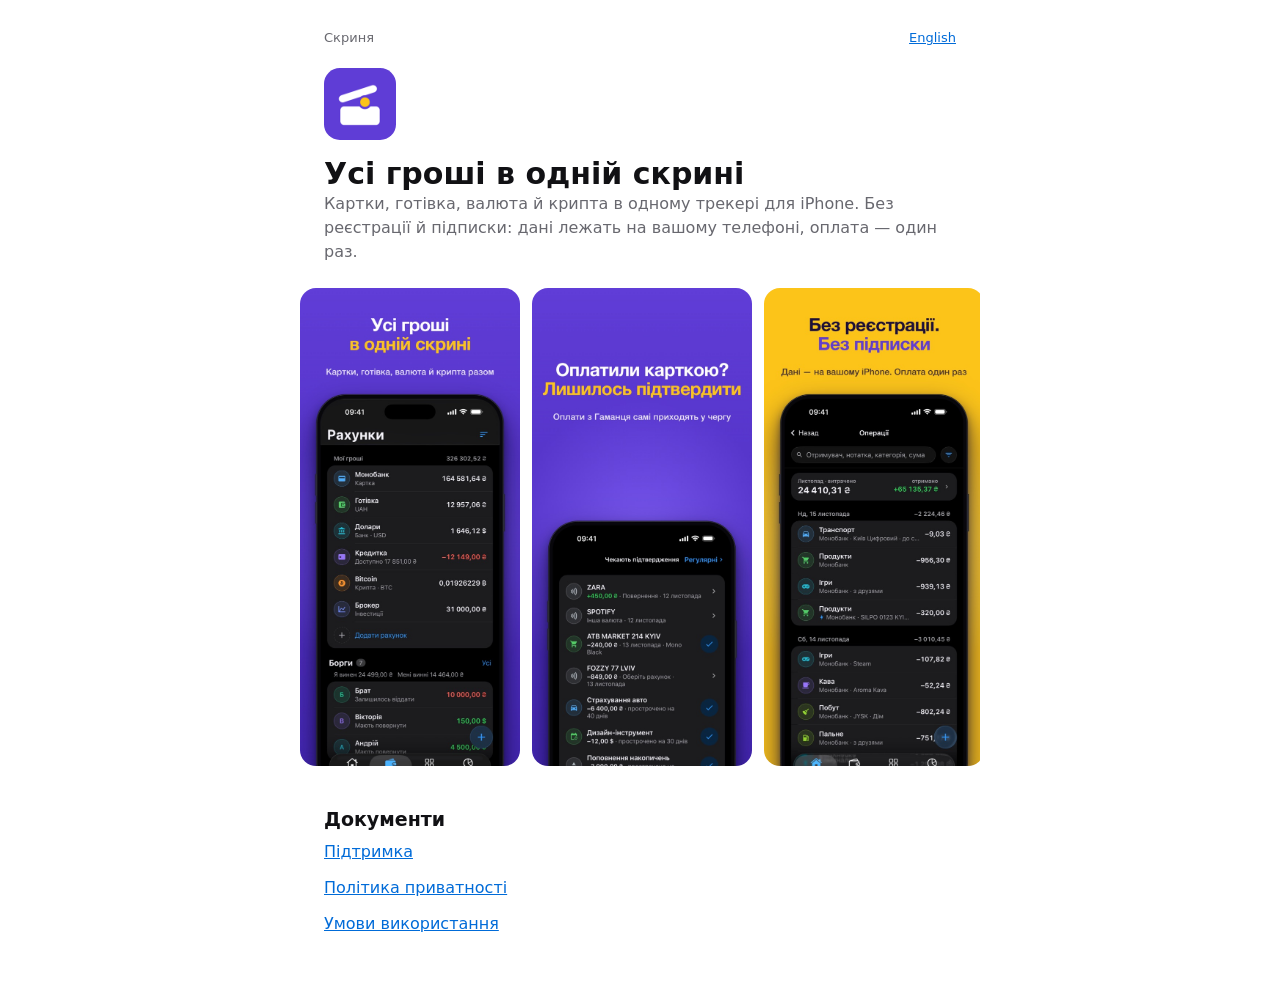
<file: index.html>
<!doctype html>
<html lang="uk">
  <head>
    <meta charset="utf-8" />
    <meta name="viewport" content="width=device-width, initial-scale=1" />
    <title>Скриня — усі гроші в одній скрині</title>
    <meta name="description" content="Картки, готівка, валюта й крипта в одному трекері для iPhone. Без реєстрації й підписки." />
    <!-- Прев'ю посилання в месенджерах: Open Graph вимагає абсолютну адресу картинки. -->
    <meta property="og:title" content="Скриня — усі гроші в одній скрині" />
    <meta property="og:description" content="Картки, готівка, валюта й крипта в одному трекері для iPhone. Без реєстрації й підписки." />
    <meta property="og:image" content="https://exc1usive.github.io/skrinya-site/img/og-uk.png" />
    <meta name="twitter:card" content="summary_large_image" />
    <link rel="icon" href="img/icon.png" />
    <link rel="stylesheet" href="style.css" />
  </head>
  <body>
    <main>
      <div class="top">
        <span>Скриня</span>
        <a href="en/index.html" lang="en">English</a>
      </div>
      <div class="hero">
        <img src="img/icon.png" alt="" width="72" height="72" />
        <h1>Усі гроші в одній скрині</h1>
        <p>Картки, готівка, валюта й крипта в одному трекері для iPhone. Без реєстрації й підписки: дані лежать на вашому телефоні, оплата — один раз.</p>
      </div>

      <div class="shots">
        <img src="img/uk-1.jpg" alt="Рахунки: загальна сума в гривні, рахунки в різних валютах і крипті, борги" loading="lazy" />
        <img src="img/uk-2.jpg" alt="Оплати карткою з Гаманця чекають підтвердження в черзі" loading="lazy" />
        <img src="img/uk-3.jpg" alt="Без реєстрації й без підписки: список операцій" loading="lazy" />
        <img src="img/uk-4.jpg" alt="Статистика місяця: дохід, витрати, заощадження й кільце категорій" loading="lazy" />
        <img src="img/uk-5.jpg" alt="Категорії витрат із сумами за місяць" loading="lazy" />
        <img src="img/uk-6.jpg" alt="Регулярні платежі й підписки з нагадуваннями" loading="lazy" />
      </div>

      <h2>Документи</h2>
      <p><a href="support.html">Підтримка</a></p>
      <p><a href="privacy.html">Політика приватності</a></p>
      <p><a href="terms.html">Умови використання</a></p>
    </main>
  </body>
</html>
</file>
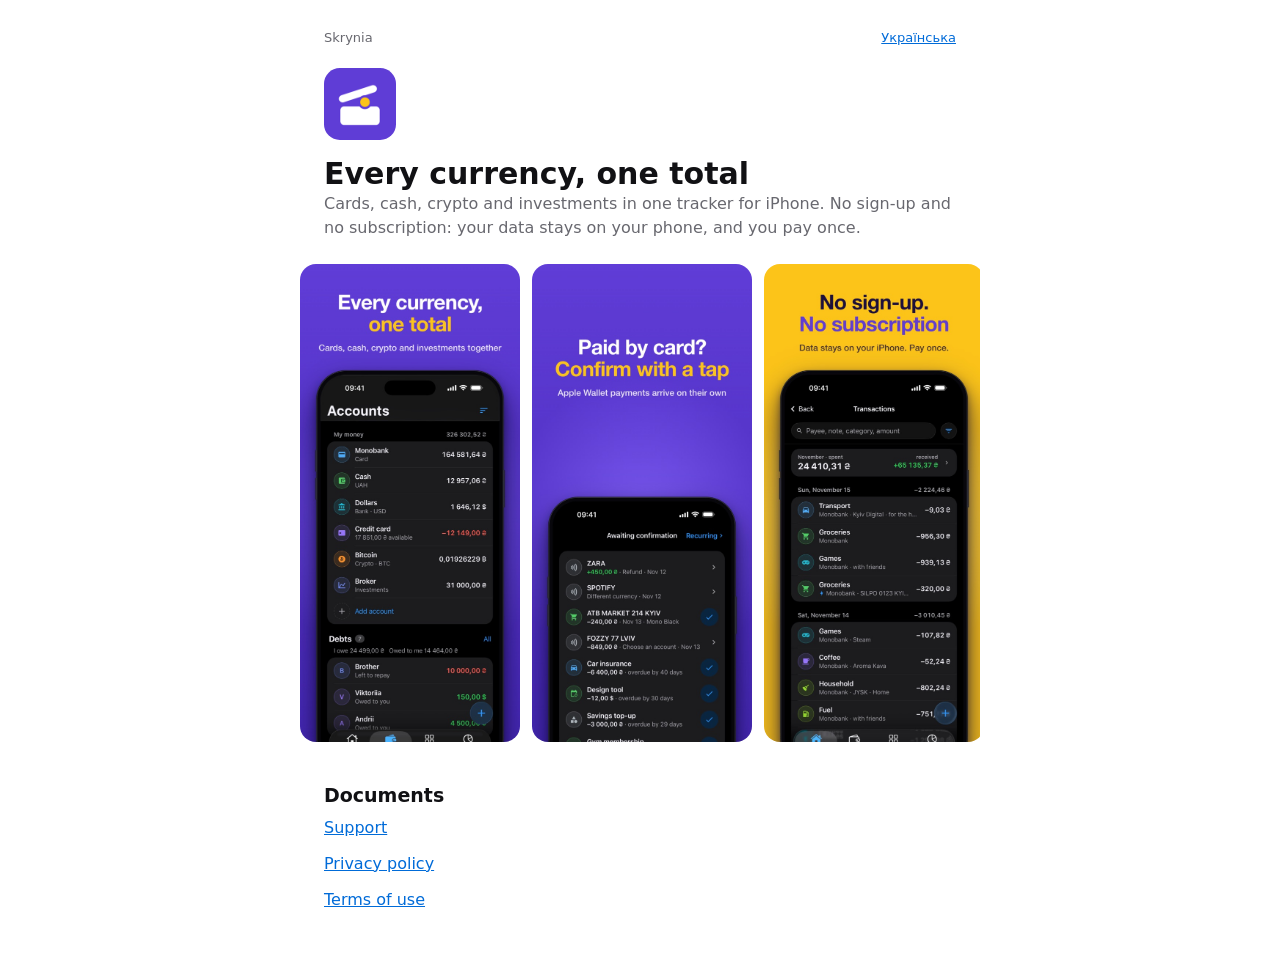
<file: en/index.html>
<!doctype html>
<html lang="en">
  <head>
    <meta charset="utf-8" />
    <meta name="viewport" content="width=device-width, initial-scale=1" />
    <title>Skrynia — every currency, one total</title>
    <meta name="description" content="Cards, cash, crypto and investments in one tracker for iPhone. No sign-up, no subscription." />
    <meta property="og:title" content="Skrynia — every currency, one total" />
    <meta property="og:description" content="Cards, cash, crypto and investments in one tracker for iPhone. No sign-up, no subscription." />
    <meta property="og:image" content="https://exc1usive.github.io/skrinya-site/img/og-en.png" />
    <meta name="twitter:card" content="summary_large_image" />
    <link rel="icon" href="../img/icon.png" />
    <link rel="stylesheet" href="../style.css" />
  </head>
  <body>
    <main>
      <div class="top">
        <span>Skrynia</span>
        <a href="../index.html" lang="uk">Українська</a>
      </div>
      <div class="hero">
        <img src="../img/icon.png" alt="" width="72" height="72" />
        <h1>Every currency, one total</h1>
        <p>Cards, cash, crypto and investments in one tracker for iPhone. No sign-up and no subscription: your data stays on your phone, and you pay once.</p>
      </div>

      <div class="shots">
        <img src="../img/en-1.jpg" alt="Accounts: total in one currency, accounts in different currencies and crypto, debts" loading="lazy" />
        <img src="../img/en-2.jpg" alt="Apple Wallet card payments waiting for confirmation" loading="lazy" />
        <img src="../img/en-3.jpg" alt="No sign-up, no subscription: the transactions list" loading="lazy" />
        <img src="../img/en-4.jpg" alt="Monthly statistics: income, spending, savings and a category ring" loading="lazy" />
        <img src="../img/en-5.jpg" alt="Spending categories with monthly totals" loading="lazy" />
        <img src="../img/en-6.jpg" alt="Recurring payments and subscriptions with reminders" loading="lazy" />
      </div>

      <h2>Documents</h2>
      <p><a href="support.html">Support</a></p>
      <p><a href="privacy.html">Privacy policy</a></p>
      <p><a href="terms.html">Terms of use</a></p>
    </main>
  </body>
</html>
</file>
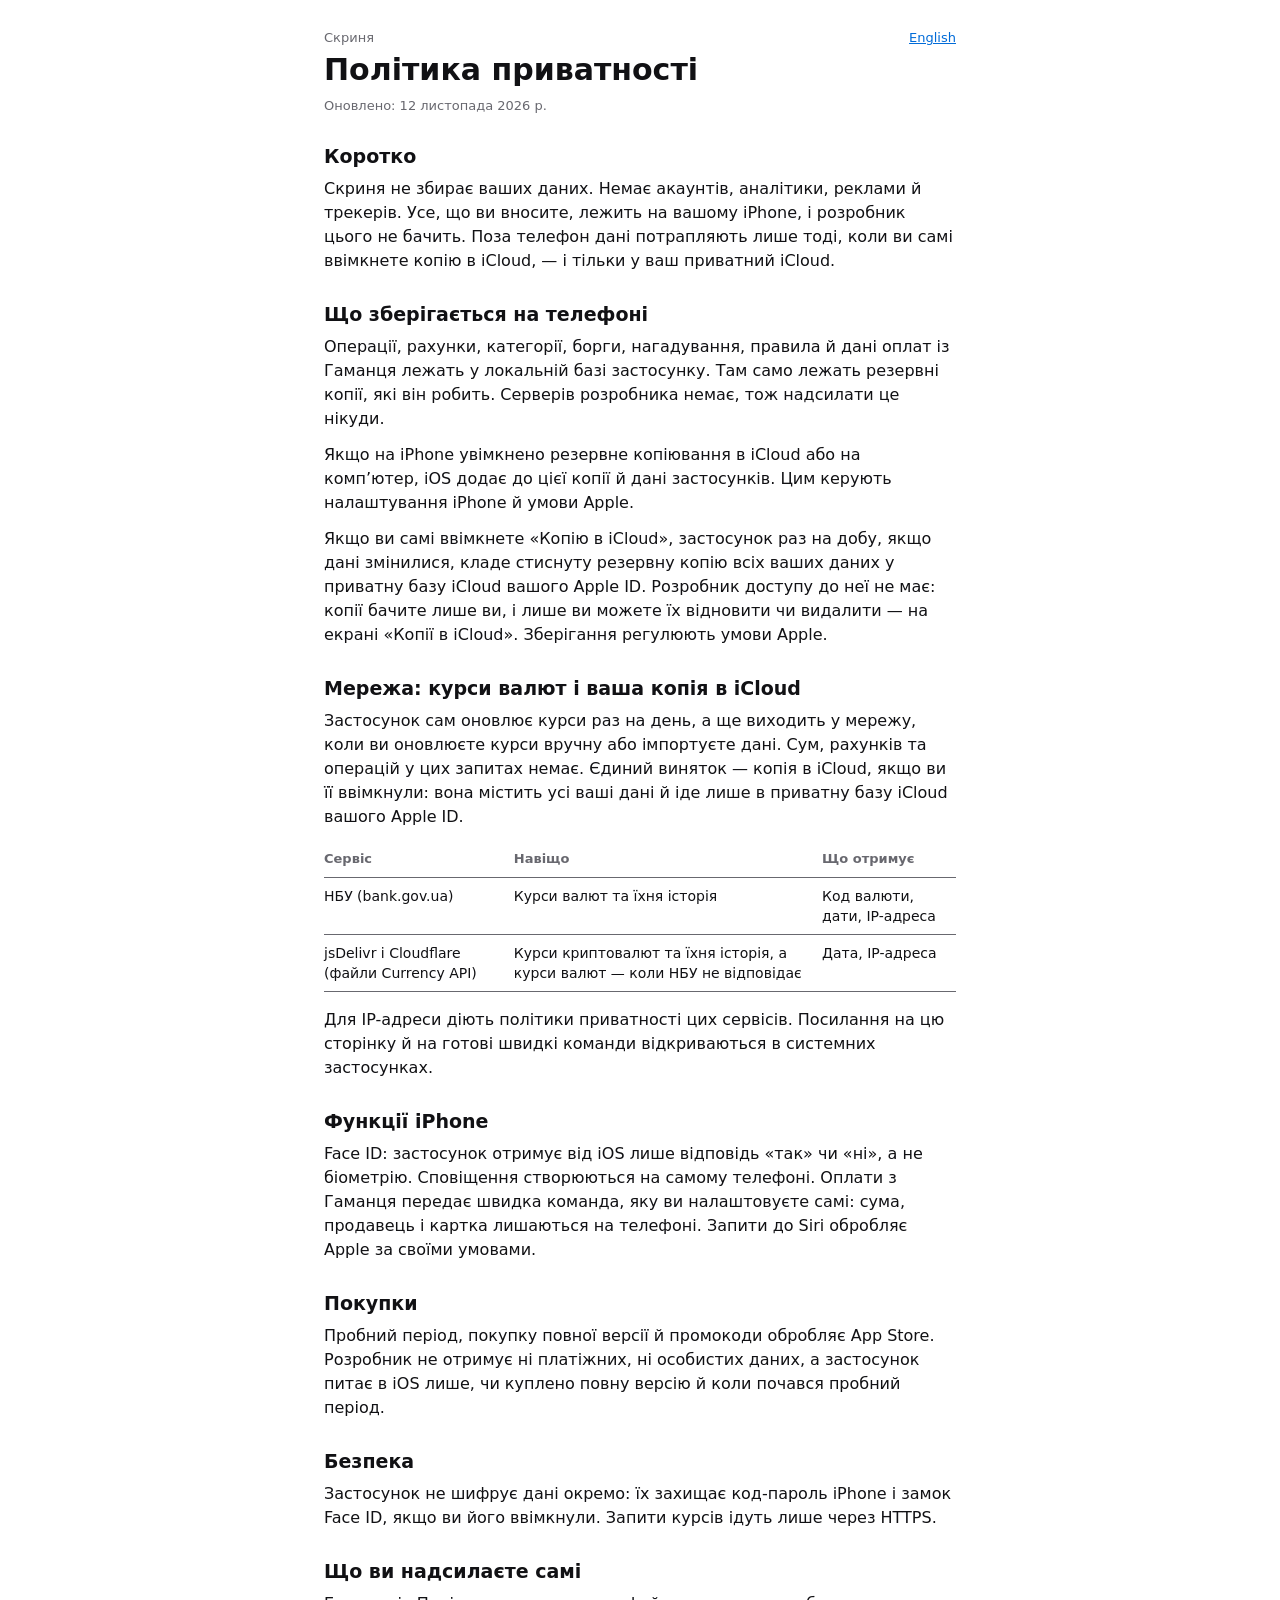
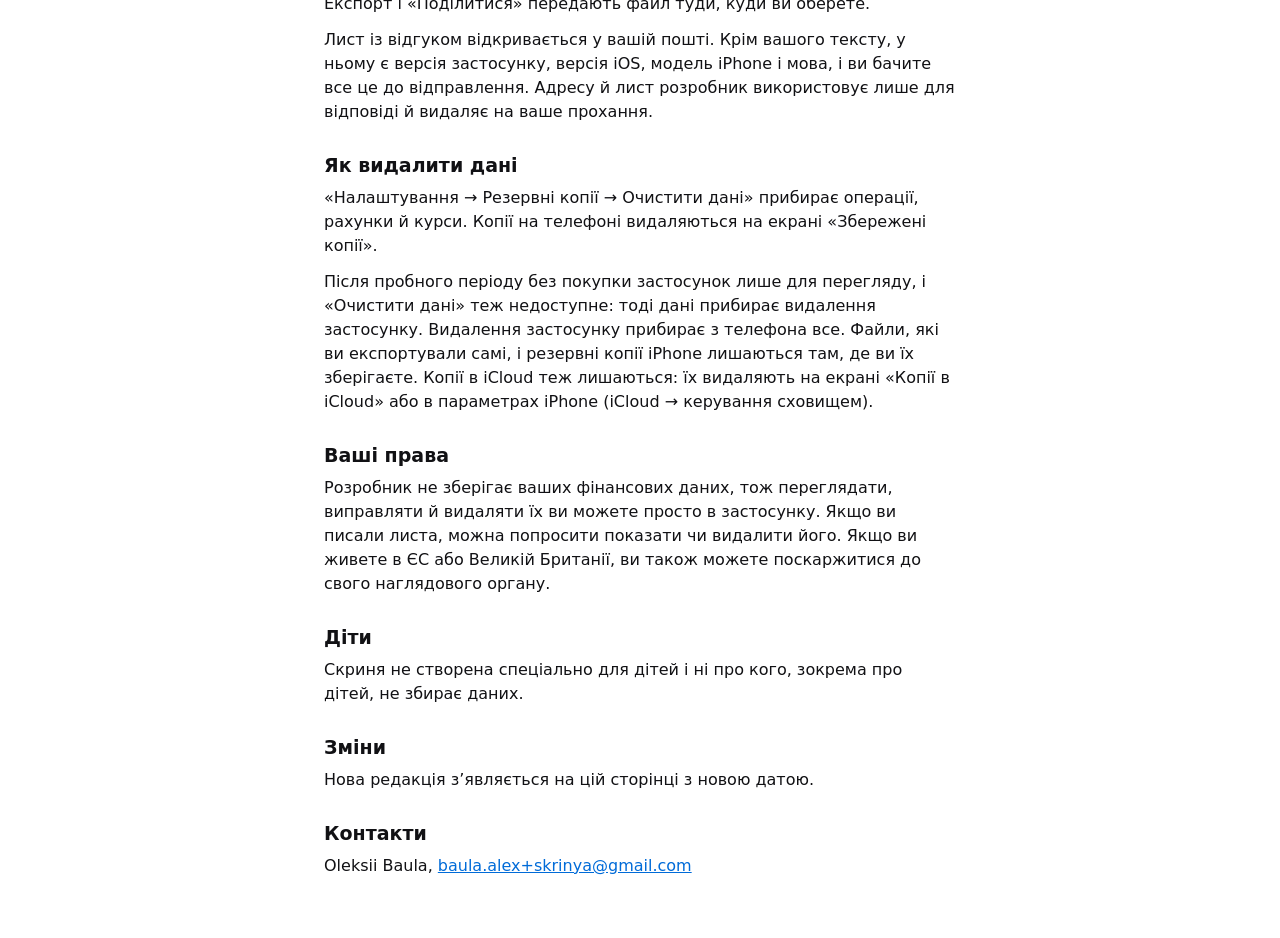
<file: privacy.html>
<!doctype html>
<html lang="uk">
  <head>
    <meta charset="utf-8" />
    <meta name="viewport" content="width=device-width, initial-scale=1" />
    <title>Політика приватності — Скриня</title>
    <link rel="stylesheet" href="style.css" />
  </head>
  <body>
    <main>
      <div class="top">
        <span>Скриня</span>
        <a href="en/privacy.html" lang="en">English</a>
      </div>
      <h1>Політика приватності</h1>
      <p class="updated">Оновлено: 12 листопада 2026 р.</p>

      <h2>Коротко</h2>
      <p>
        Скриня не збирає ваших даних. Немає акаунтів, аналітики, реклами й трекерів. Усе, що ви вносите, лежить на вашому
        iPhone, і розробник цього не бачить. Поза телефон дані потрапляють лише тоді, коли ви самі ввімкнете копію в
        iCloud, — і тільки у ваш приватний iCloud.
      </p>

      <h2>Що зберігається на телефоні</h2>
      <p>
        Операції, рахунки, категорії, борги, нагадування, правила й дані оплат із Гаманця лежать у локальній базі
        застосунку. Там само лежать резервні копії, які він робить. Серверів розробника немає, тож надсилати це нікуди.
      </p>
      <p>
        Якщо на iPhone увімкнено резервне копіювання в iCloud або на комп’ютер, iOS додає до цієї копії й дані застосунків.
        Цим керують налаштування iPhone й умови Apple.
      </p>
      <p>
        Якщо ви самі ввімкнете «Копію в iCloud», застосунок раз на добу, якщо дані змінилися, кладе стиснуту резервну копію всіх ваших даних у приватну базу
        iCloud вашого Apple ID. Розробник доступу до неї не має: копії бачите лише ви, і лише ви можете їх відновити чи
        видалити — на екрані «Копії в iCloud». Зберігання регулюють умови Apple.
      </p>

      <h2>Мережа: курси валют і ваша копія в iCloud</h2>
      <p>
        Застосунок сам оновлює курси раз на день, а ще виходить у мережу, коли ви оновлюєте курси вручну або імпортуєте
        дані. Сум, рахунків та операцій у цих запитах немає. Єдиний виняток — копія в iCloud, якщо ви її ввімкнули: вона
        містить усі ваші дані й іде лише в приватну базу iCloud вашого Apple ID.
      </p>
      <table>
        <thead>
          <tr>
            <th scope="col">Сервіс</th>
            <th scope="col">Навіщо</th>
            <th scope="col">Що отримує</th>
          </tr>
        </thead>
        <tbody>
          <tr>
            <td>НБУ (bank.gov.ua)</td>
            <td>Курси валют та їхня історія</td>
            <td>Код валюти, дати, IP-адреса</td>
          </tr>
          <tr>
            <td>jsDelivr і Cloudflare (файли Currency API)</td>
            <td>Курси криптовалют та їхня історія, а курси валют — коли НБУ не відповідає</td>
            <td>Дата, IP-адреса</td>
          </tr>
        </tbody>
      </table>
      <p>
        Для IP-адреси діють політики приватності цих сервісів. Посилання на цю сторінку й на готові швидкі команди
        відкриваються в системних застосунках.
      </p>

      <h2>Функції iPhone</h2>
      <p>
        Face ID: застосунок отримує від iOS лише відповідь «так» чи «ні», а не біометрію. Сповіщення створюються на самому
        телефоні. Оплати з Гаманця передає швидка команда, яку ви налаштовуєте самі: сума, продавець і картка лишаються на
        телефоні. Запити до Siri обробляє Apple за своїми умовами.
      </p>

      <h2>Покупки</h2>
      <p>
        Пробний період, покупку повної версії й промокоди обробляє App Store. Розробник не отримує ні платіжних, ні
        особистих даних, а застосунок питає в iOS лише, чи куплено повну версію й коли почався пробний період.
      </p>

      <h2>Безпека</h2>
      <p>
        Застосунок не шифрує дані окремо: їх захищає код-пароль iPhone і замок Face ID, якщо ви його ввімкнули. Запити курсів
        ідуть лише через HTTPS.
      </p>

      <h2>Що ви надсилаєте самі</h2>
      <p>Експорт і «Поділитися» передають файл туди, куди ви оберете.</p>
      <p>
        Лист із відгуком відкривається у вашій пошті. Крім вашого тексту, у ньому є версія застосунку, версія iOS, модель
        iPhone і мова, і ви бачите все це до відправлення. Адресу й лист розробник використовує лише для відповіді й видаляє
        на ваше прохання.
      </p>

      <h2>Як видалити дані</h2>
      <p>
        «Налаштування → Резервні копії → Очистити дані» прибирає операції, рахунки й курси. Копії на телефоні видаляються на
        екрані «Збережені копії».
      </p>
      <p>
        Після пробного періоду без покупки застосунок лише для перегляду, і «Очистити дані» теж недоступне: тоді дані
        прибирає видалення застосунку. Видалення застосунку прибирає з телефона все. Файли, які ви експортували самі, і резервні копії iPhone лишаються там,
        де ви їх зберігаєте. Копії в iCloud теж лишаються: їх видаляють на екрані «Копії в iCloud» або в параметрах
        iPhone (iCloud → керування сховищем).
      </p>

      <h2>Ваші права</h2>
      <p>
        Розробник не зберігає ваших фінансових даних, тож переглядати, виправляти й видаляти їх ви можете просто в
        застосунку. Якщо ви писали листа, можна попросити показати чи видалити його. Якщо ви живете в ЄС або Великій
        Британії, ви також можете поскаржитися до свого наглядового органу.
      </p>

      <h2>Діти</h2>
      <p>Скриня не створена спеціально для дітей і ні про кого, зокрема про дітей, не збирає даних.</p>

      <h2>Зміни</h2>
      <p>Нова редакція з’являється на цій сторінці з новою датою.</p>

      <h2>Контакти</h2>
      <p>Oleksii Baula, <a href="mailto:baula.alex+skrinya@gmail.com">baula.alex+skrinya@gmail.com</a></p>
    </main>
  </body>
</html>
</file>
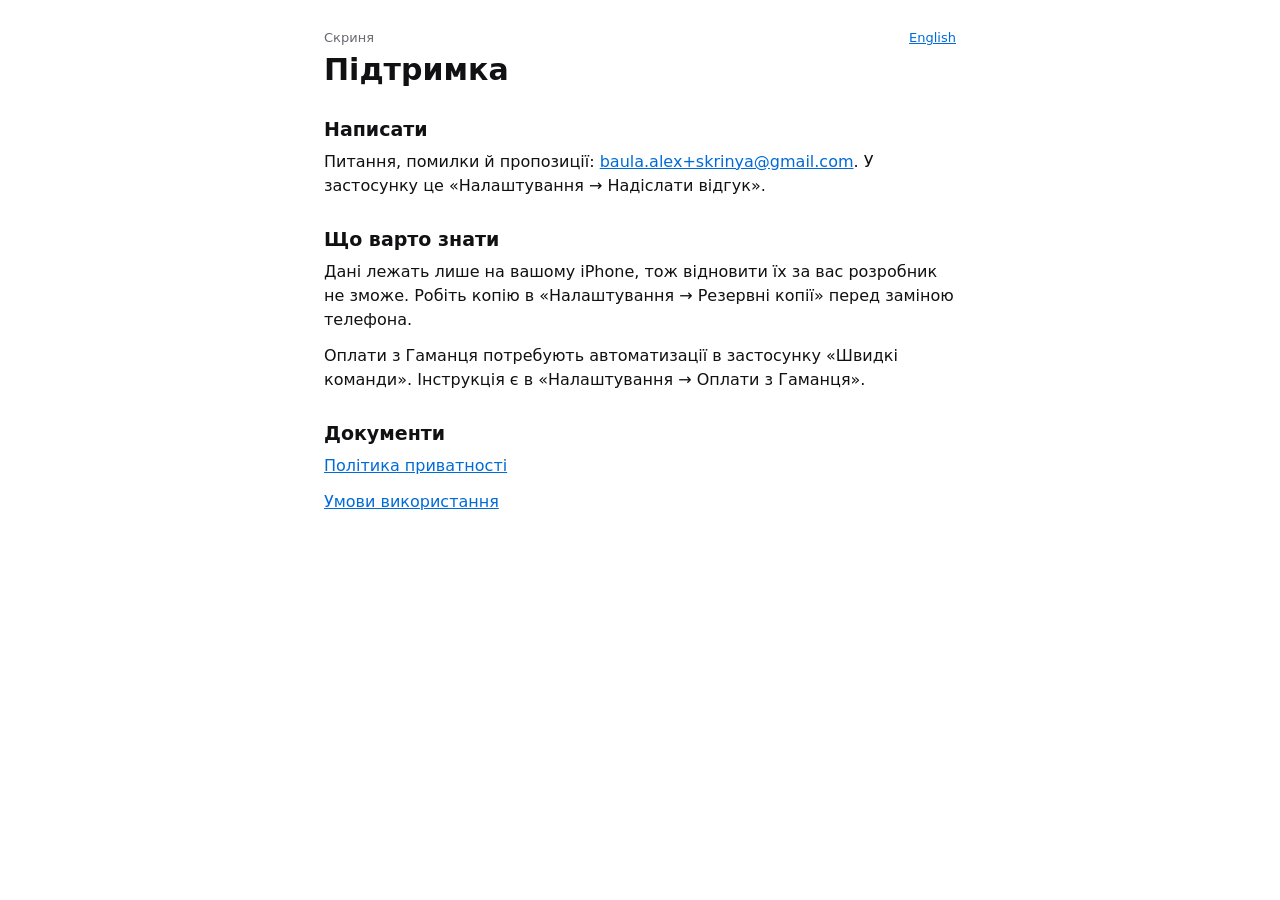
<file: support.html>
<!doctype html>
<html lang="uk">
  <head>
    <meta charset="utf-8" />
    <meta name="viewport" content="width=device-width, initial-scale=1" />
    <title>Підтримка — Скриня</title>
    <link rel="stylesheet" href="style.css" />
  </head>
  <body>
    <main>
      <div class="top">
        <span>Скриня</span>
        <a href="en/support.html" lang="en">English</a>
      </div>
      <h1>Підтримка</h1>

      <h2>Написати</h2>
      <p>
        Питання, помилки й пропозиції:
        <a href="mailto:baula.alex+skrinya@gmail.com">baula.alex+skrinya@gmail.com</a>. У застосунку це «Налаштування →
        Надіслати відгук».
      </p>

      <h2>Що варто знати</h2>
      <p>
        Дані лежать лише на вашому iPhone, тож відновити їх за вас розробник не зможе. Робіть копію в «Налаштування →
        Резервні копії» перед заміною телефона.
      </p>
      <p>
        Оплати з Гаманця потребують автоматизації в застосунку «Швидкі команди». Інструкція є в «Налаштування → Оплати з Гаманця».
      </p>

      <h2>Документи</h2>
      <p><a href="privacy.html">Політика приватності</a></p>
      <p><a href="terms.html">Умови використання</a></p>
    </main>
  </body>
</html>
</file>
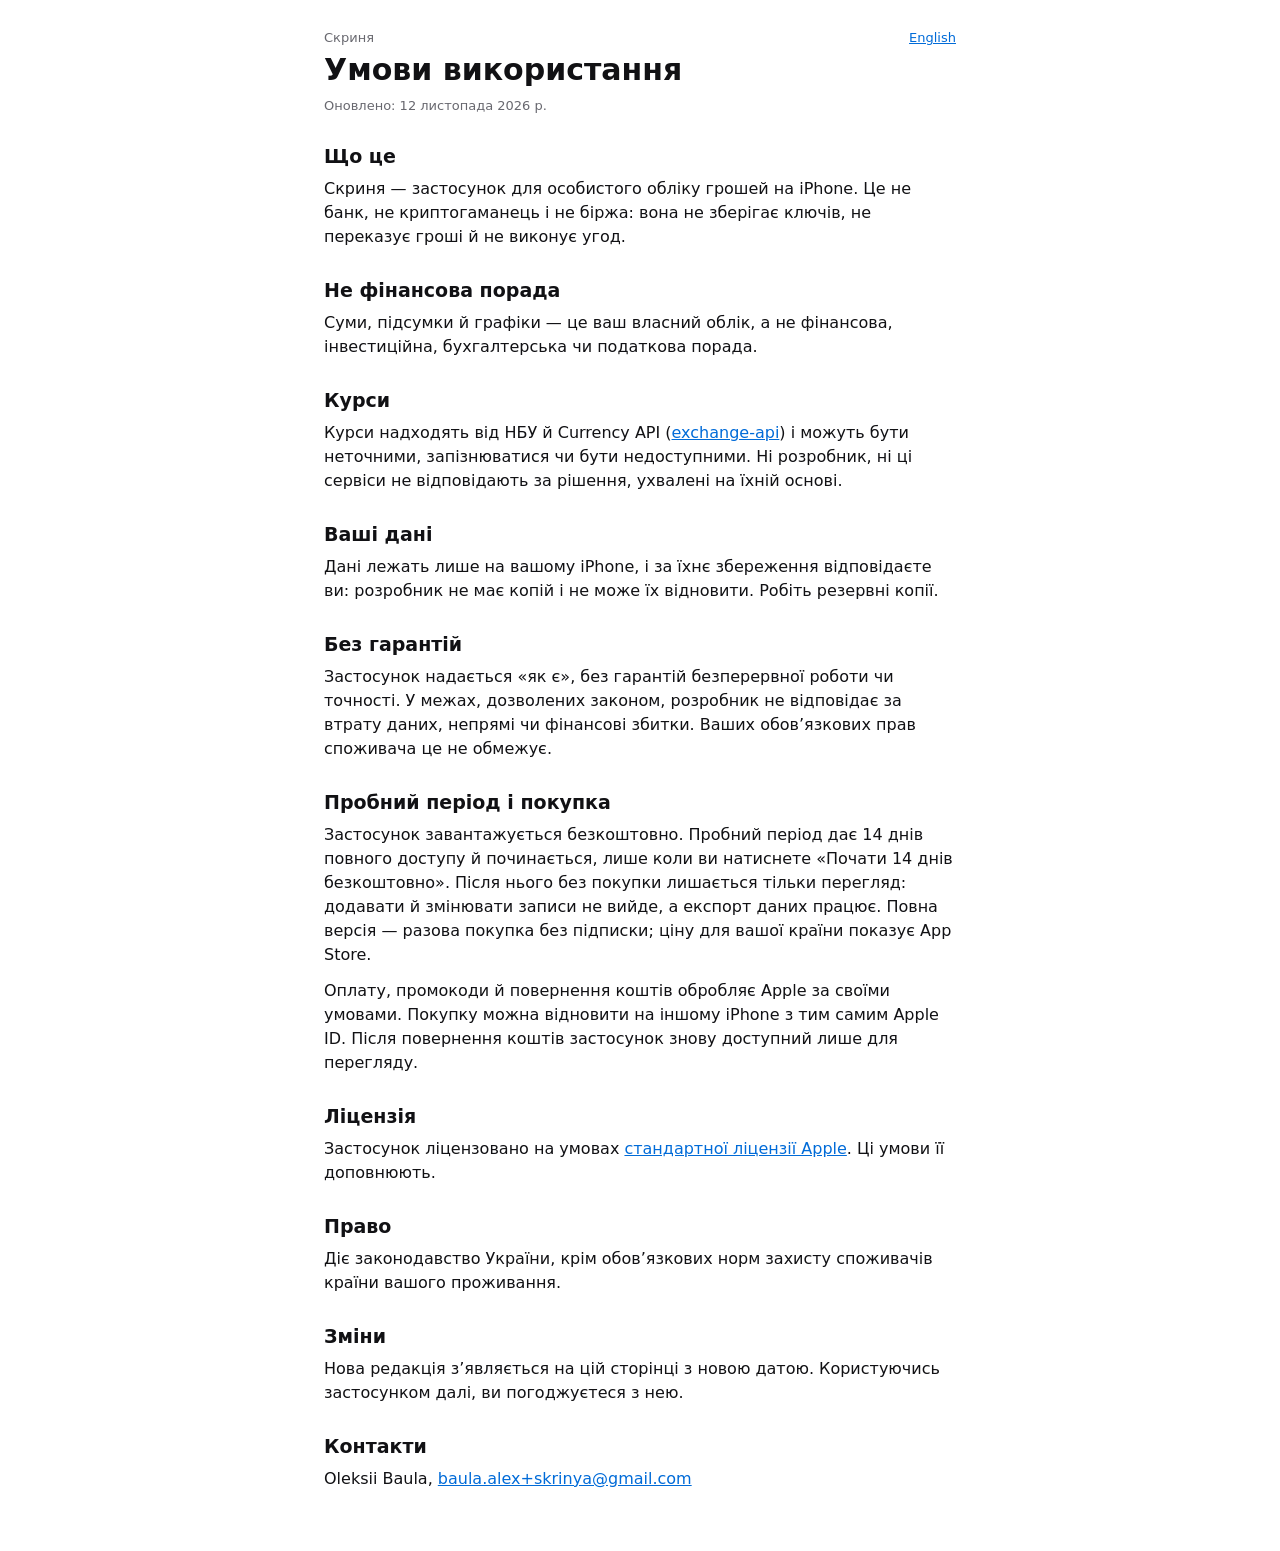
<file: terms.html>
<!doctype html>
<html lang="uk">
  <head>
    <meta charset="utf-8" />
    <meta name="viewport" content="width=device-width, initial-scale=1" />
    <title>Умови використання — Скриня</title>
    <link rel="stylesheet" href="style.css" />
  </head>
  <body>
    <main>
      <div class="top">
        <span>Скриня</span>
        <a href="en/terms.html" lang="en">English</a>
      </div>
      <h1>Умови використання</h1>
      <p class="updated">Оновлено: 12 листопада 2026 р.</p>

      <h2>Що це</h2>
      <p>
        Скриня — застосунок для особистого обліку грошей на iPhone. Це не банк, не криптогаманець і не біржа: вона не зберігає
        ключів, не переказує гроші й не виконує угод.
      </p>

      <h2>Не фінансова порада</h2>
      <p>Суми, підсумки й графіки — це ваш власний облік, а не фінансова, інвестиційна, бухгалтерська чи податкова порада.</p>

      <h2>Курси</h2>
      <p>
        Курси надходять від НБУ й Currency API (<a href="https://github.com/fawazahmed0/exchange-api">exchange-api</a>)
        і можуть бути неточними, запізнюватися чи бути недоступними. Ні розробник, ні ці сервіси не відповідають за
        рішення, ухвалені на їхній основі.
      </p>

      <h2>Ваші дані</h2>
      <p>
        Дані лежать лише на вашому iPhone, і за їхнє збереження відповідаєте ви: розробник не має копій і не може їх
        відновити. Робіть резервні копії.
      </p>

      <h2>Без гарантій</h2>
      <p>
        Застосунок надається «як є», без гарантій безперервної роботи чи точності. У межах, дозволених законом, розробник не
        відповідає за втрату даних, непрямі чи фінансові збитки. Ваших обов’язкових прав споживача це не обмежує.
      </p>

      <h2>Пробний період і покупка</h2>
      <p>
        Застосунок завантажується безкоштовно. Пробний період дає 14 днів повного доступу й починається, лише коли ви
        натиснете «Почати 14 днів безкоштовно». Після нього без покупки лишається тільки перегляд: додавати й змінювати
        записи не вийде, а експорт даних працює. Повна версія — разова покупка без підписки; ціну для вашої країни показує
        App Store.
      </p>
      <p>
        Оплату, промокоди й повернення коштів обробляє Apple за своїми умовами. Покупку можна відновити на іншому iPhone з
        тим самим Apple ID. Після повернення коштів застосунок знову доступний лише для перегляду.
      </p>

      <h2>Ліцензія</h2>
      <p>
        Застосунок ліцензовано на умовах
        <a href="https://www.apple.com/legal/internet-services/itunes/dev/stdeula/">стандартної ліцензії Apple</a>. Ці умови її
        доповнюють.
      </p>

      <h2>Право</h2>
      <p>Діє законодавство України, крім обов’язкових норм захисту споживачів країни вашого проживання.</p>

      <h2>Зміни</h2>
      <p>Нова редакція з’являється на цій сторінці з новою датою. Користуючись застосунком далі, ви погоджуєтеся з нею.</p>

      <h2>Контакти</h2>
      <p>Oleksii Baula, <a href="mailto:baula.alex+skrinya@gmail.com">baula.alex+skrinya@gmail.com</a></p>
    </main>
  </body>
</html>
</file>
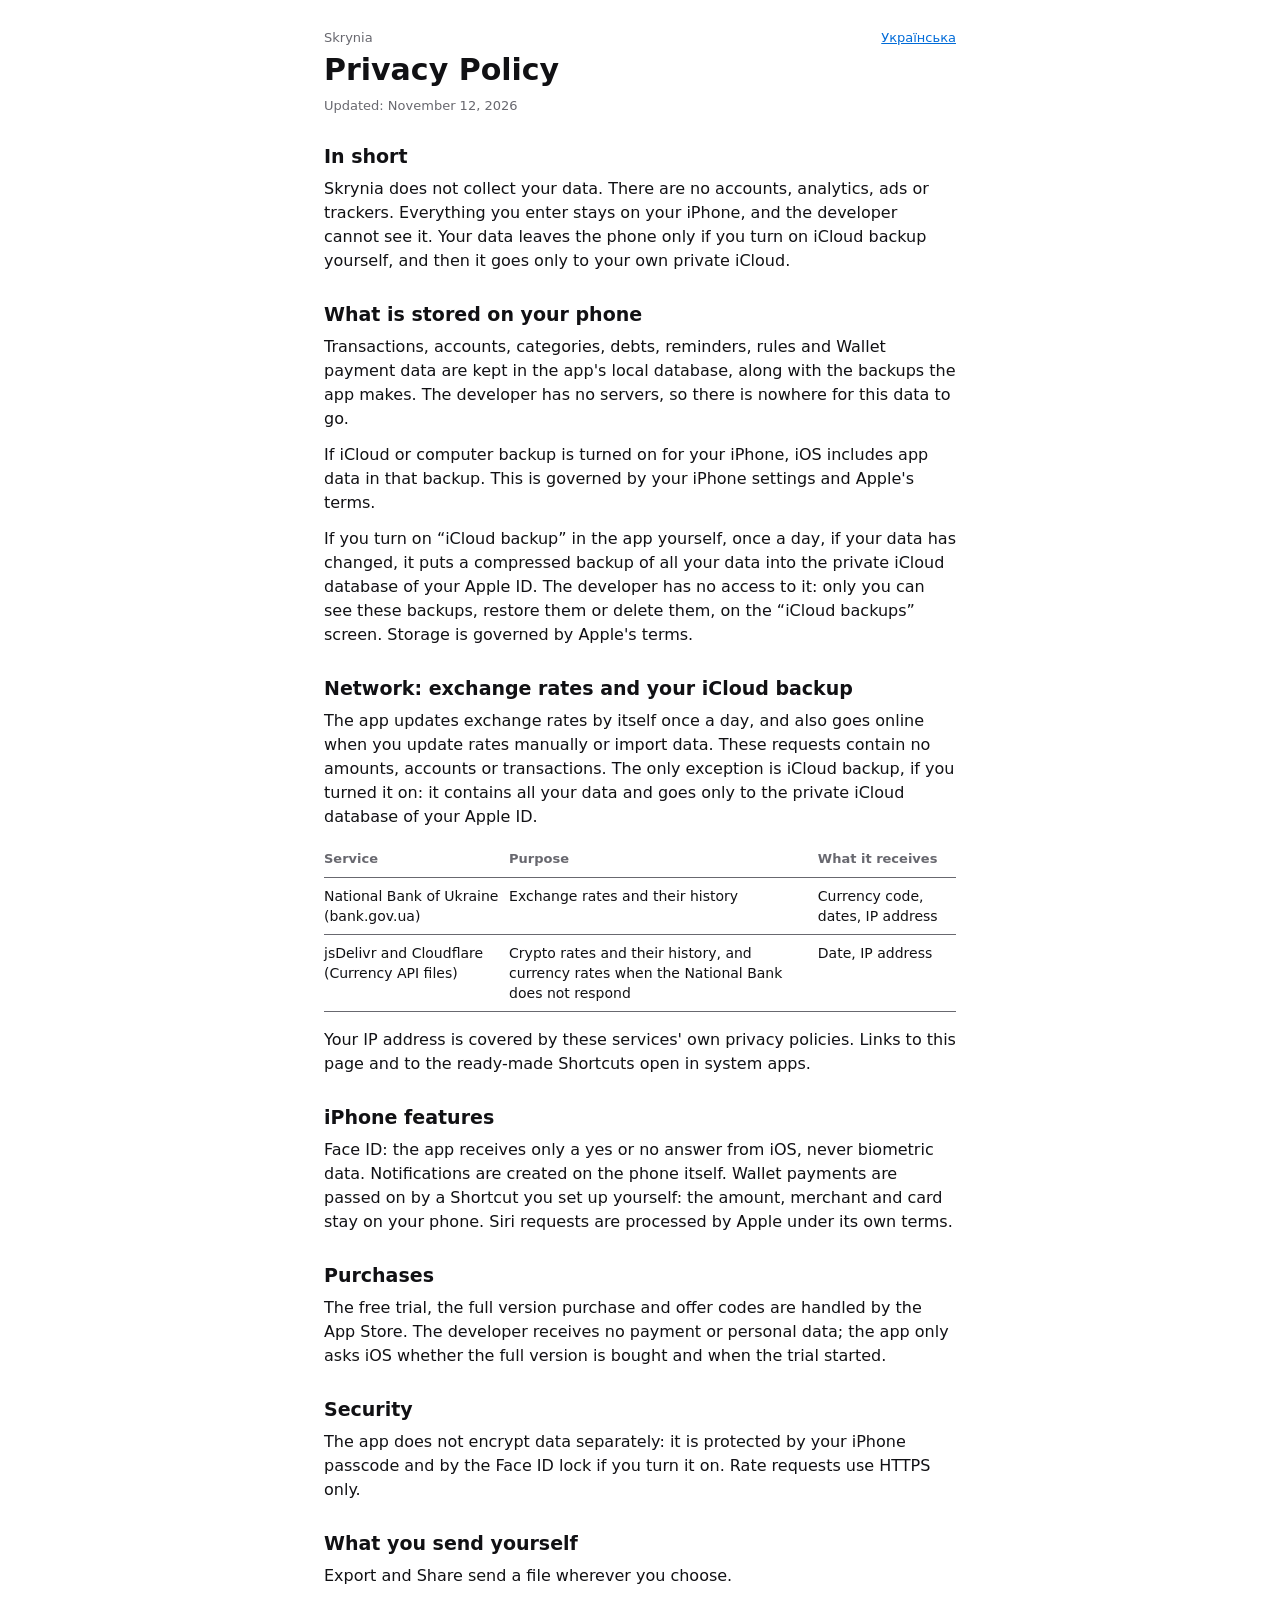
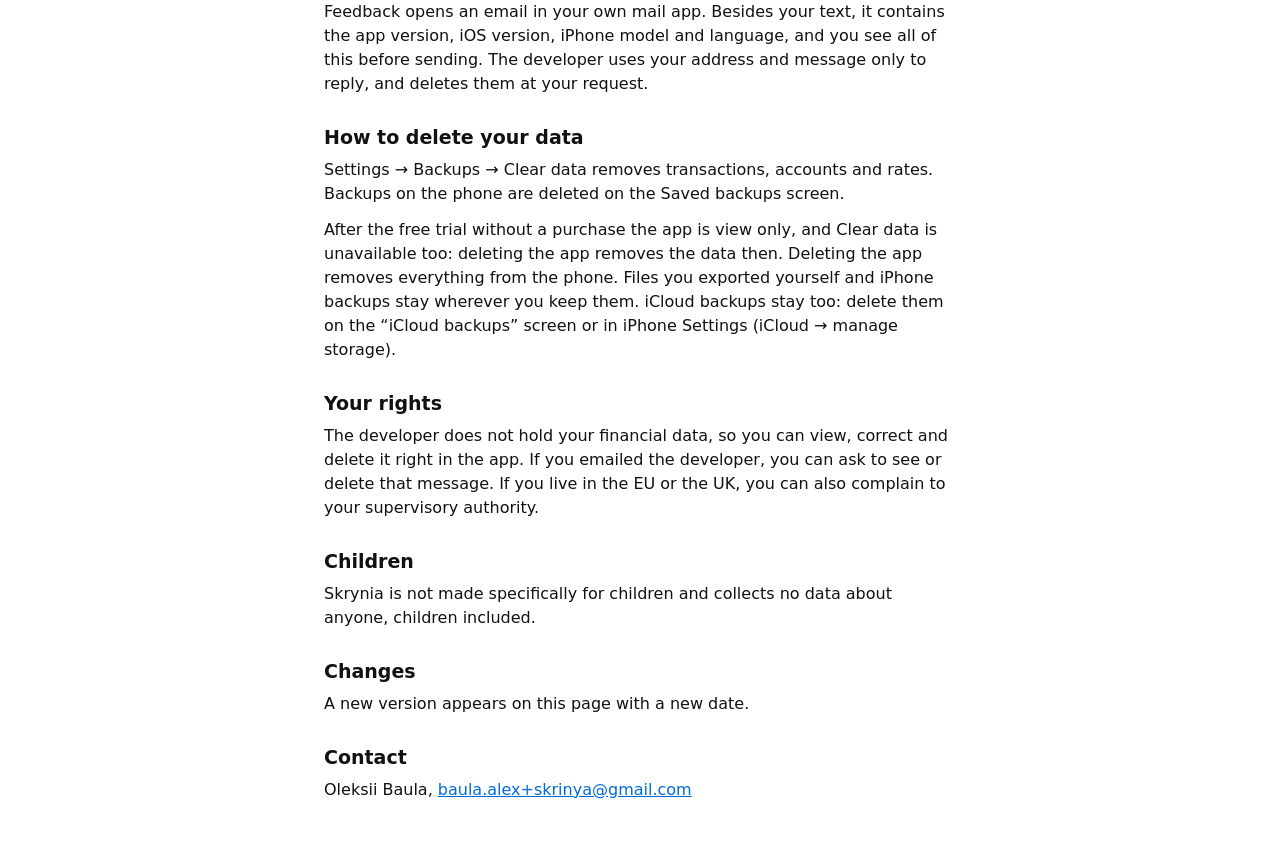
<file: en/privacy.html>
<!doctype html>
<html lang="en">
  <head>
    <meta charset="utf-8" />
    <meta name="viewport" content="width=device-width, initial-scale=1" />
    <title>Privacy Policy — Skrynia</title>
    <link rel="stylesheet" href="../style.css" />
  </head>
  <body>
    <main>
      <div class="top">
        <span>Skrynia</span>
        <a href="../privacy.html" lang="uk">Українська</a>
      </div>
      <h1>Privacy Policy</h1>
      <p class="updated">Updated: November 12, 2026</p>

      <h2>In short</h2>
      <p>
        Skrynia does not collect your data. There are no accounts, analytics, ads or trackers. Everything you enter stays on
        your iPhone, and the developer cannot see it. Your data leaves the phone only if you turn on iCloud backup
        yourself, and then it goes only to your own private iCloud.
      </p>

      <h2>What is stored on your phone</h2>
      <p>
        Transactions, accounts, categories, debts, reminders, rules and Wallet payment data are kept in the app's local
        database, along with the backups the app makes. The developer has no servers, so there is nowhere for this data to
        go.
      </p>
      <p>
        If iCloud or computer backup is turned on for your iPhone, iOS includes app data in that backup. This is governed by
        your iPhone settings and Apple's terms.
      </p>
      <p>
        If you turn on “iCloud backup” in the app yourself, once a day, if your data has changed, it puts a compressed backup of all your data into the private iCloud
        database of your Apple ID. The developer has no access to it: only you can see these backups, restore them or
        delete them, on the “iCloud backups” screen. Storage is governed by Apple's terms.
      </p>

      <h2>Network: exchange rates and your iCloud backup</h2>
      <p>
        The app updates exchange rates by itself once a day, and also goes online when you update rates manually or import
        data. These requests contain no amounts, accounts or transactions. The only exception is iCloud backup, if you
        turned it on: it contains all your data and goes only to the private iCloud database of your Apple ID.
      </p>
      <table>
        <thead>
          <tr>
            <th scope="col">Service</th>
            <th scope="col">Purpose</th>
            <th scope="col">What it receives</th>
          </tr>
        </thead>
        <tbody>
          <tr>
            <td>National Bank of Ukraine (bank.gov.ua)</td>
            <td>Exchange rates and their history</td>
            <td>Currency code, dates, IP address</td>
          </tr>
          <tr>
            <td>jsDelivr and Cloudflare (Currency API files)</td>
            <td>Crypto rates and their history, and currency rates when the National Bank does not respond</td>
            <td>Date, IP address</td>
          </tr>
        </tbody>
      </table>
      <p>
        Your IP address is covered by these services' own privacy policies. Links to this page and to the ready-made
        Shortcuts open in system apps.
      </p>

      <h2>iPhone features</h2>
      <p>
        Face ID: the app receives only a yes or no answer from iOS, never biometric data. Notifications are created on the
        phone itself. Wallet payments are passed on by a Shortcut you set up yourself: the amount, merchant and card stay on
        your phone. Siri requests are processed by Apple under its own terms.
      </p>

      <h2>Purchases</h2>
      <p>
        The free trial, the full version purchase and offer codes are handled by the App Store. The developer receives no
        payment or personal data; the app only asks iOS whether the full version is bought and when the trial started.
      </p>

      <h2>Security</h2>
      <p>
        The app does not encrypt data separately: it is protected by your iPhone passcode and by the Face ID lock if you turn
        it on. Rate requests use HTTPS only.
      </p>

      <h2>What you send yourself</h2>
      <p>Export and Share send a file wherever you choose.</p>
      <p>
        Feedback opens an email in your own mail app. Besides your text, it contains the app version, iOS version, iPhone
        model and language, and you see all of this before sending. The developer uses your address and message only to
        reply, and deletes them at your request.
      </p>

      <h2>How to delete your data</h2>
      <p>
        Settings → Backups → Clear data removes transactions, accounts and rates. Backups on the phone are deleted on the
        Saved backups screen.
      </p>
      <p>
        After the free trial without a purchase the app is view only, and Clear data is unavailable too: deleting the app
        removes the data then. Deleting the app removes everything from the phone. Files you exported yourself and iPhone backups stay wherever you
        keep them. iCloud backups stay too: delete them on the “iCloud backups” screen or in iPhone Settings (iCloud →
        manage storage).
      </p>

      <h2>Your rights</h2>
      <p>
        The developer does not hold your financial data, so you can view, correct and delete it right in the app. If you
        emailed the developer, you can ask to see or delete that message. If you live in the EU or the UK, you can also
        complain to your supervisory authority.
      </p>

      <h2>Children</h2>
      <p>Skrynia is not made specifically for children and collects no data about anyone, children included.</p>

      <h2>Changes</h2>
      <p>A new version appears on this page with a new date.</p>

      <h2>Contact</h2>
      <p>Oleksii Baula, <a href="mailto:baula.alex+skrinya@gmail.com">baula.alex+skrinya@gmail.com</a></p>
    </main>
  </body>
</html>
</file>
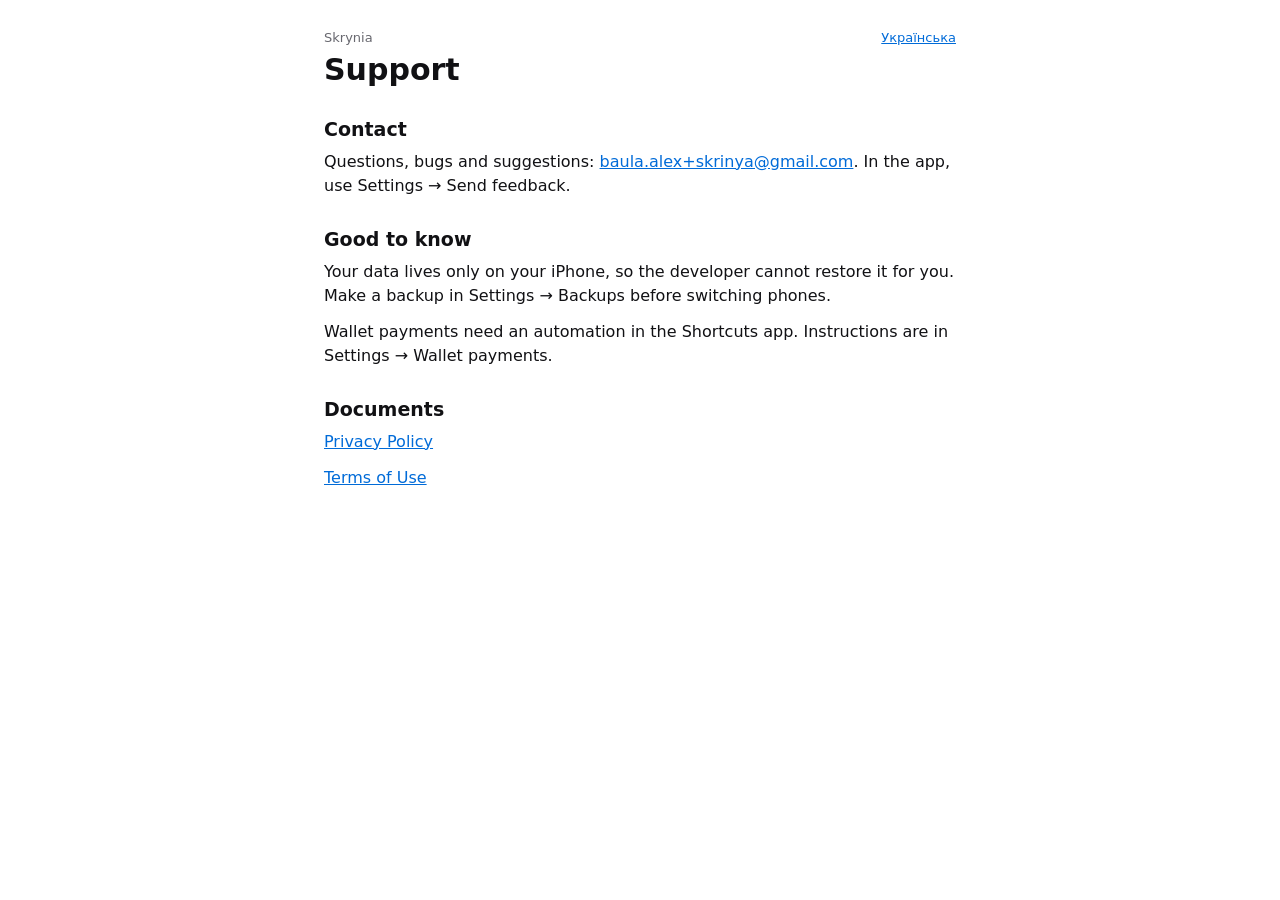
<file: en/support.html>
<!doctype html>
<html lang="en">
  <head>
    <meta charset="utf-8" />
    <meta name="viewport" content="width=device-width, initial-scale=1" />
    <title>Support — Skrynia</title>
    <link rel="stylesheet" href="../style.css" />
  </head>
  <body>
    <main>
      <div class="top">
        <span>Skrynia</span>
        <a href="../support.html" lang="uk">Українська</a>
      </div>
      <h1>Support</h1>

      <h2>Contact</h2>
      <p>
        Questions, bugs and suggestions:
        <a href="mailto:baula.alex+skrinya@gmail.com">baula.alex+skrinya@gmail.com</a>. In the app, use Settings → Send
        feedback.
      </p>

      <h2>Good to know</h2>
      <p>
        Your data lives only on your iPhone, so the developer cannot restore it for you. Make a backup in Settings → Backups
        before switching phones.
      </p>
      <p>Wallet payments need an automation in the Shortcuts app. Instructions are in Settings → Wallet payments.</p>

      <h2>Documents</h2>
      <p><a href="privacy.html">Privacy Policy</a></p>
      <p><a href="terms.html">Terms of Use</a></p>
    </main>
  </body>
</html>
</file>
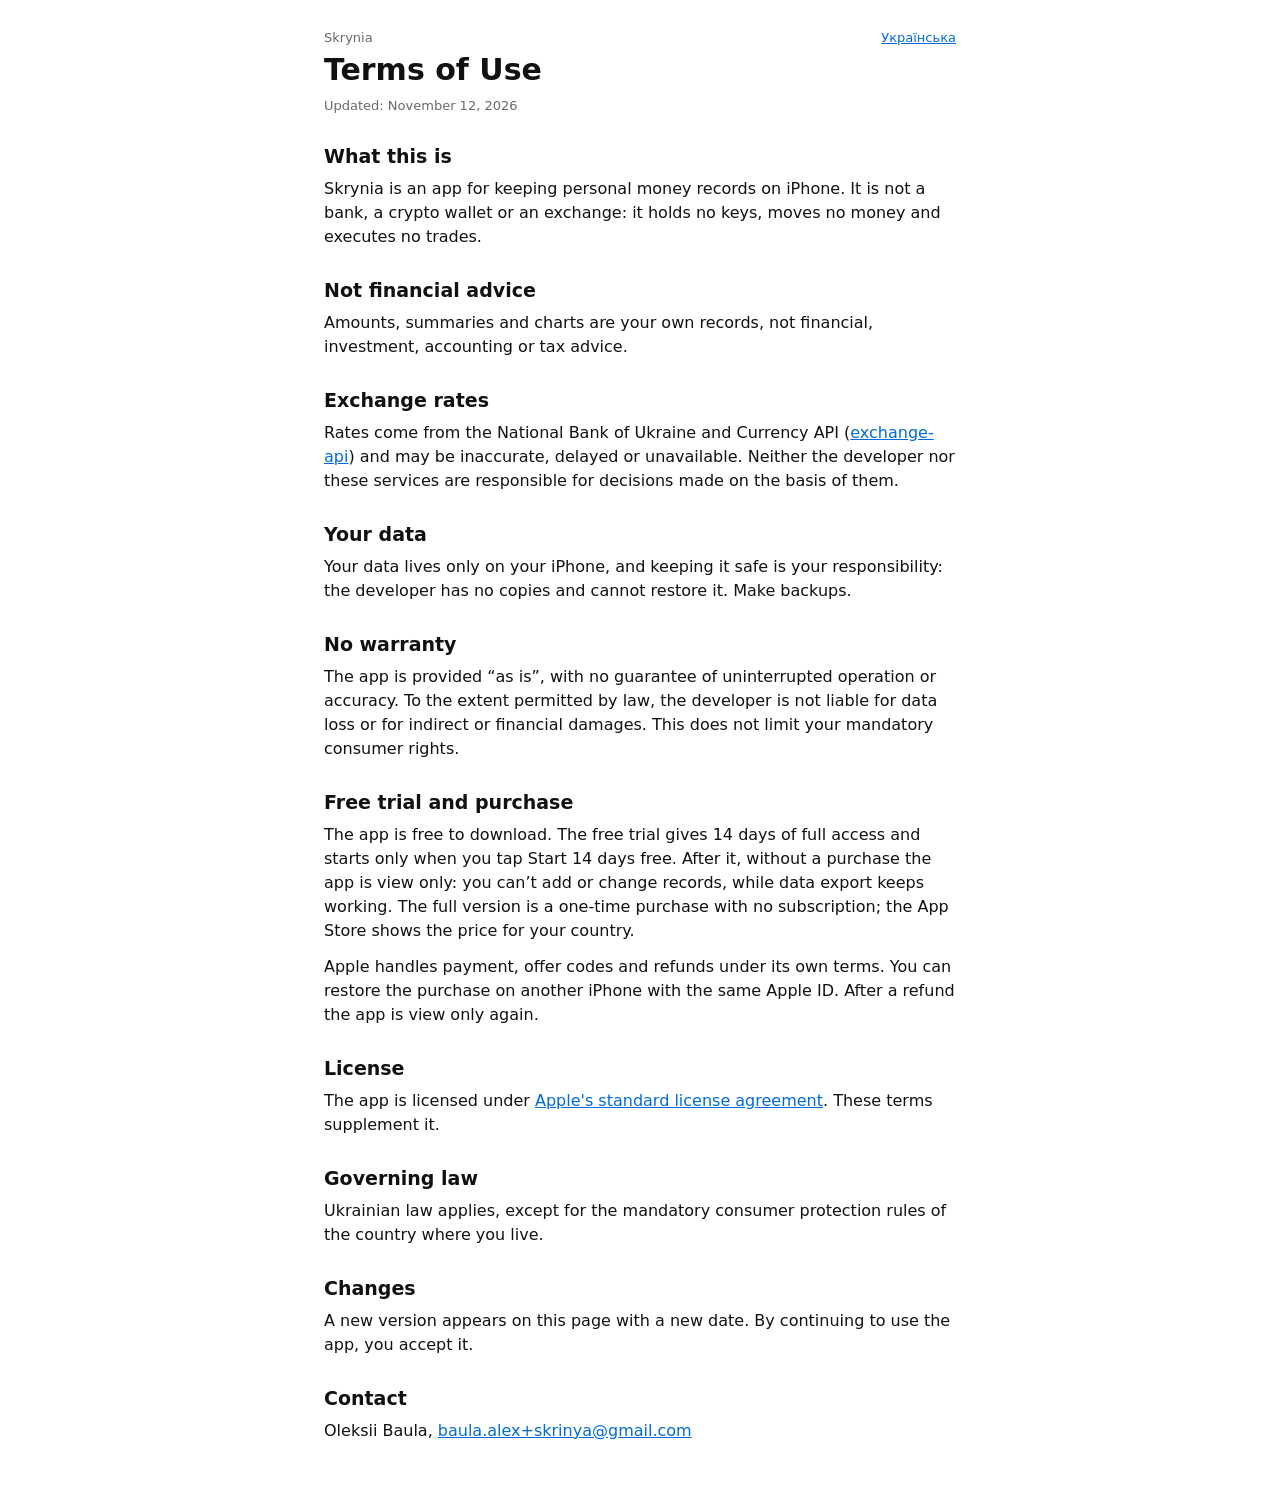
<file: en/terms.html>
<!doctype html>
<html lang="en">
  <head>
    <meta charset="utf-8" />
    <meta name="viewport" content="width=device-width, initial-scale=1" />
    <title>Terms of Use — Skrynia</title>
    <link rel="stylesheet" href="../style.css" />
  </head>
  <body>
    <main>
      <div class="top">
        <span>Skrynia</span>
        <a href="../terms.html" lang="uk">Українська</a>
      </div>
      <h1>Terms of Use</h1>
      <p class="updated">Updated: November 12, 2026</p>

      <h2>What this is</h2>
      <p>
        Skrynia is an app for keeping personal money records on iPhone. It is not a bank, a crypto wallet or an exchange: it
        holds no keys, moves no money and executes no trades.
      </p>

      <h2>Not financial advice</h2>
      <p>Amounts, summaries and charts are your own records, not financial, investment, accounting or tax advice.</p>

      <h2>Exchange rates</h2>
      <p>
        Rates come from the National Bank of Ukraine and Currency API
        (<a href="https://github.com/fawazahmed0/exchange-api">exchange-api</a>) and may be inaccurate, delayed or
        unavailable. Neither the developer nor these services are responsible for decisions made on the basis of them.
      </p>

      <h2>Your data</h2>
      <p>
        Your data lives only on your iPhone, and keeping it safe is your responsibility: the developer has no copies and
        cannot restore it. Make backups.
      </p>

      <h2>No warranty</h2>
      <p>
        The app is provided “as is”, with no guarantee of uninterrupted operation or accuracy. To the extent permitted by law,
        the developer is not liable for data loss or for indirect or financial damages. This does not limit your mandatory
        consumer rights.
      </p>

      <h2>Free trial and purchase</h2>
      <p>
        The app is free to download. The free trial gives 14 days of full access and starts only when you tap Start 14 days
        free. After it, without a purchase the app is view only: you can’t add or change records, while data export keeps
        working. The full version is a one-time purchase with no subscription; the App Store shows the price for your
        country.
      </p>
      <p>
        Apple handles payment, offer codes and refunds under its own terms. You can restore the purchase on another iPhone
        with the same Apple ID. After a refund the app is view only again.
      </p>

      <h2>License</h2>
      <p>
        The app is licensed under
        <a href="https://www.apple.com/legal/internet-services/itunes/dev/stdeula/">Apple's standard license agreement</a>.
        These terms supplement it.
      </p>

      <h2>Governing law</h2>
      <p>Ukrainian law applies, except for the mandatory consumer protection rules of the country where you live.</p>

      <h2>Changes</h2>
      <p>A new version appears on this page with a new date. By continuing to use the app, you accept it.</p>

      <h2>Contact</h2>
      <p>Oleksii Baula, <a href="mailto:baula.alex+skrinya@gmail.com">baula.alex+skrinya@gmail.com</a></p>
    </main>
  </body>
</html>
</file>
<file: style.css>
:root {
  color-scheme: light dark;
  --bg: #ffffff;
  --text: #111114;
  --muted: #68686f;
  --link: #006bd8;
}

@media (prefers-color-scheme: dark) {
  :root {
    --bg: #000000;
    --text: #f2f2f7;
    --muted: #a4a4a8;
    --link: #2d96ff;
  }
}

body {
  margin: 0;
  background: var(--bg);
  color: var(--text);
  font: 16px/1.5 -apple-system, system-ui, 'Segoe UI', Roboto, sans-serif;
}

main {
  box-sizing: border-box;
  max-width: 680px;
  margin: 0 auto;
  padding: 28px 24px 48px;
}

a {
  color: var(--link);
}

h1 {
  margin: 0;
  font-size: 30px;
  line-height: 36px;
}

h2 {
  margin: 28px 0 8px;
  font-size: 19px;
  line-height: 26px;
}

p {
  margin: 0 0 12px;
}

.top {
  display: flex;
  justify-content: space-between;
  margin-bottom: 4px;
  font-size: 13px;
  color: var(--muted);
}

.hero {
  margin: 20px 0 24px;
}

.hero img {
  display: block;
  margin-bottom: 16px;
  border-radius: 22%;
}

.hero p {
  color: var(--muted);
}

/* Знімки магазину — стрічкою з прокруткою вбік, як карусель App Store:
   шість кадрів у колонку займали б десяток екранів телефона. */
.shots {
  display: flex;
  gap: 12px;
  margin: 0 -24px;
  padding: 0 24px 12px;
  overflow-x: auto;
  scroll-snap-type: x mandatory;
}

.shots img {
  flex: 0 0 auto;
  width: 220px;
  height: auto;
  aspect-ratio: 1320 / 2868;
  border-radius: 16px;
  scroll-snap-align: start;
}

.updated {
  margin-top: 8px;
  font-size: 13px;
  color: var(--muted);
}

table {
  width: 100%;
  margin: 4px 0 16px;
  border-collapse: collapse;
  font-size: 14px;
  line-height: 20px;
}

th,
td {
  padding: 8px 8px 8px 0;
  border-bottom: 0.5px solid var(--muted);
  text-align: left;
  vertical-align: top;
}

th {
  font-size: 13px;
  color: var(--muted);
}
</file>
